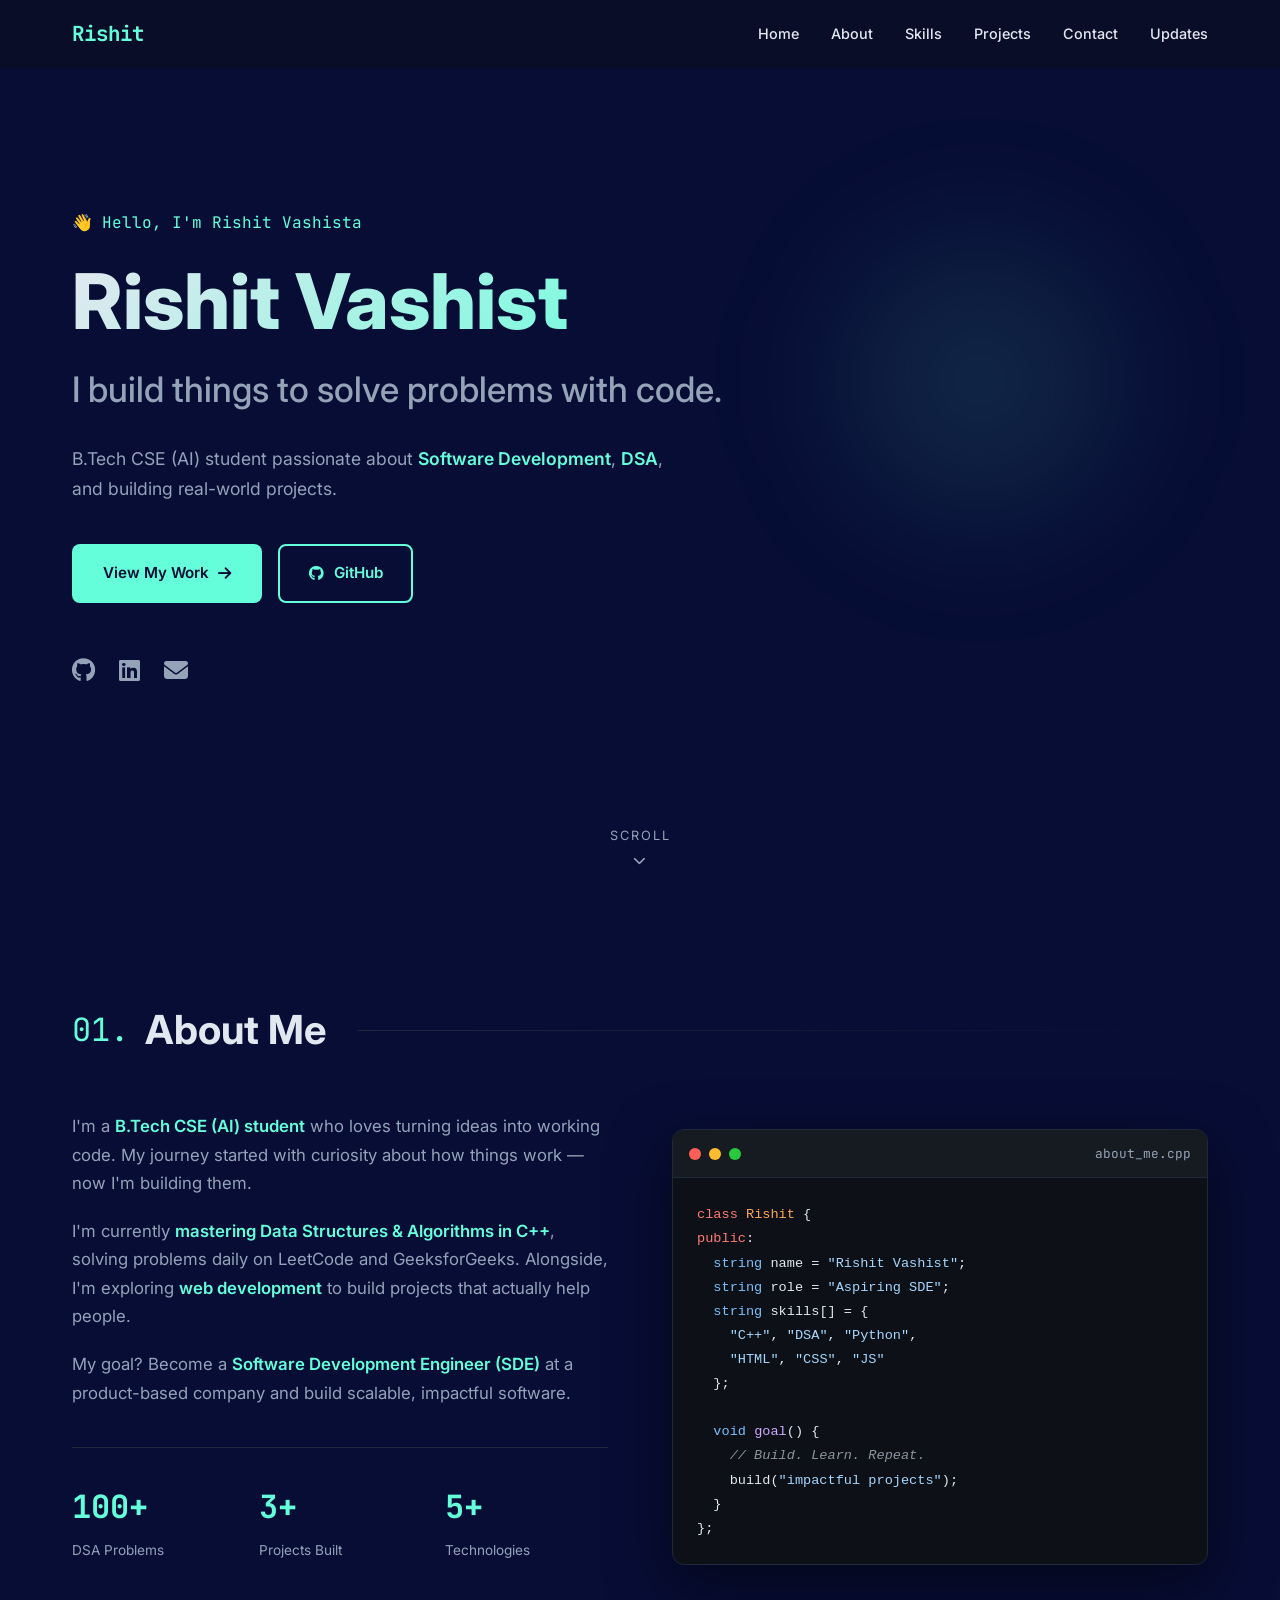
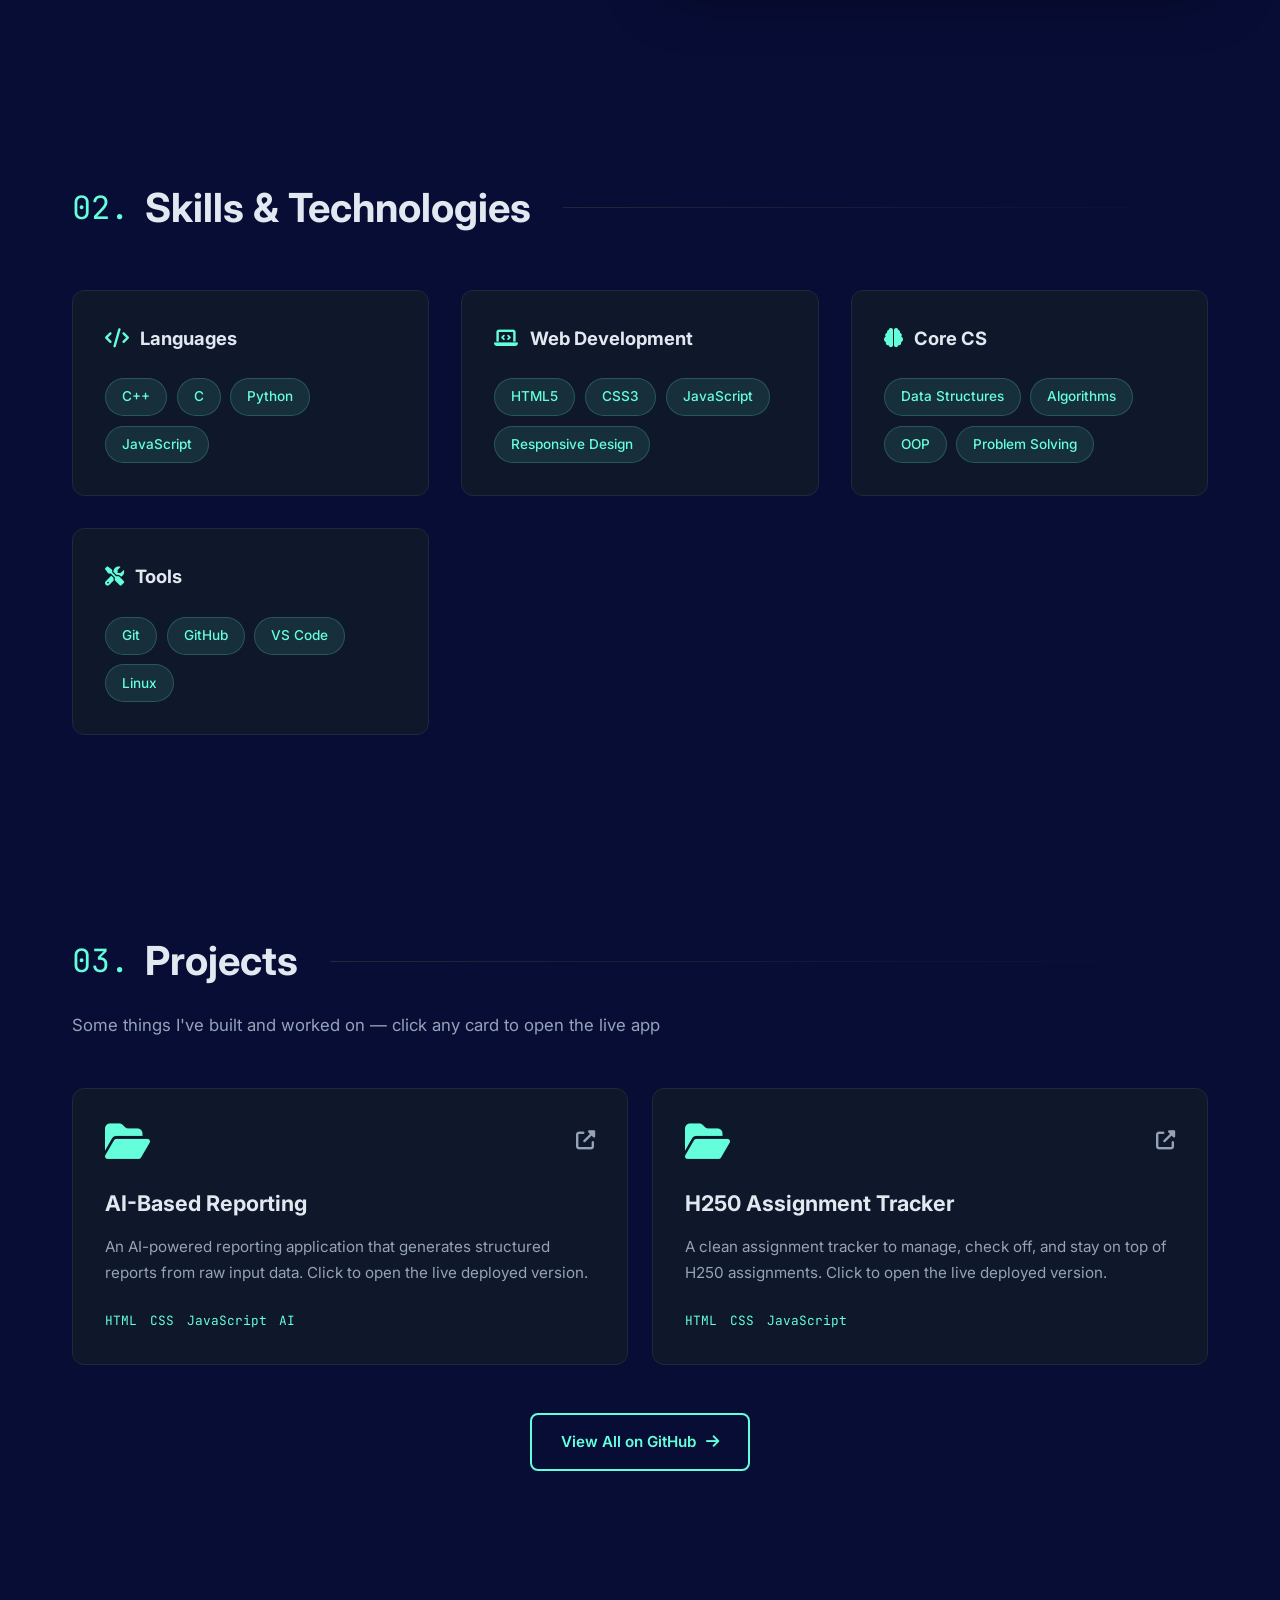
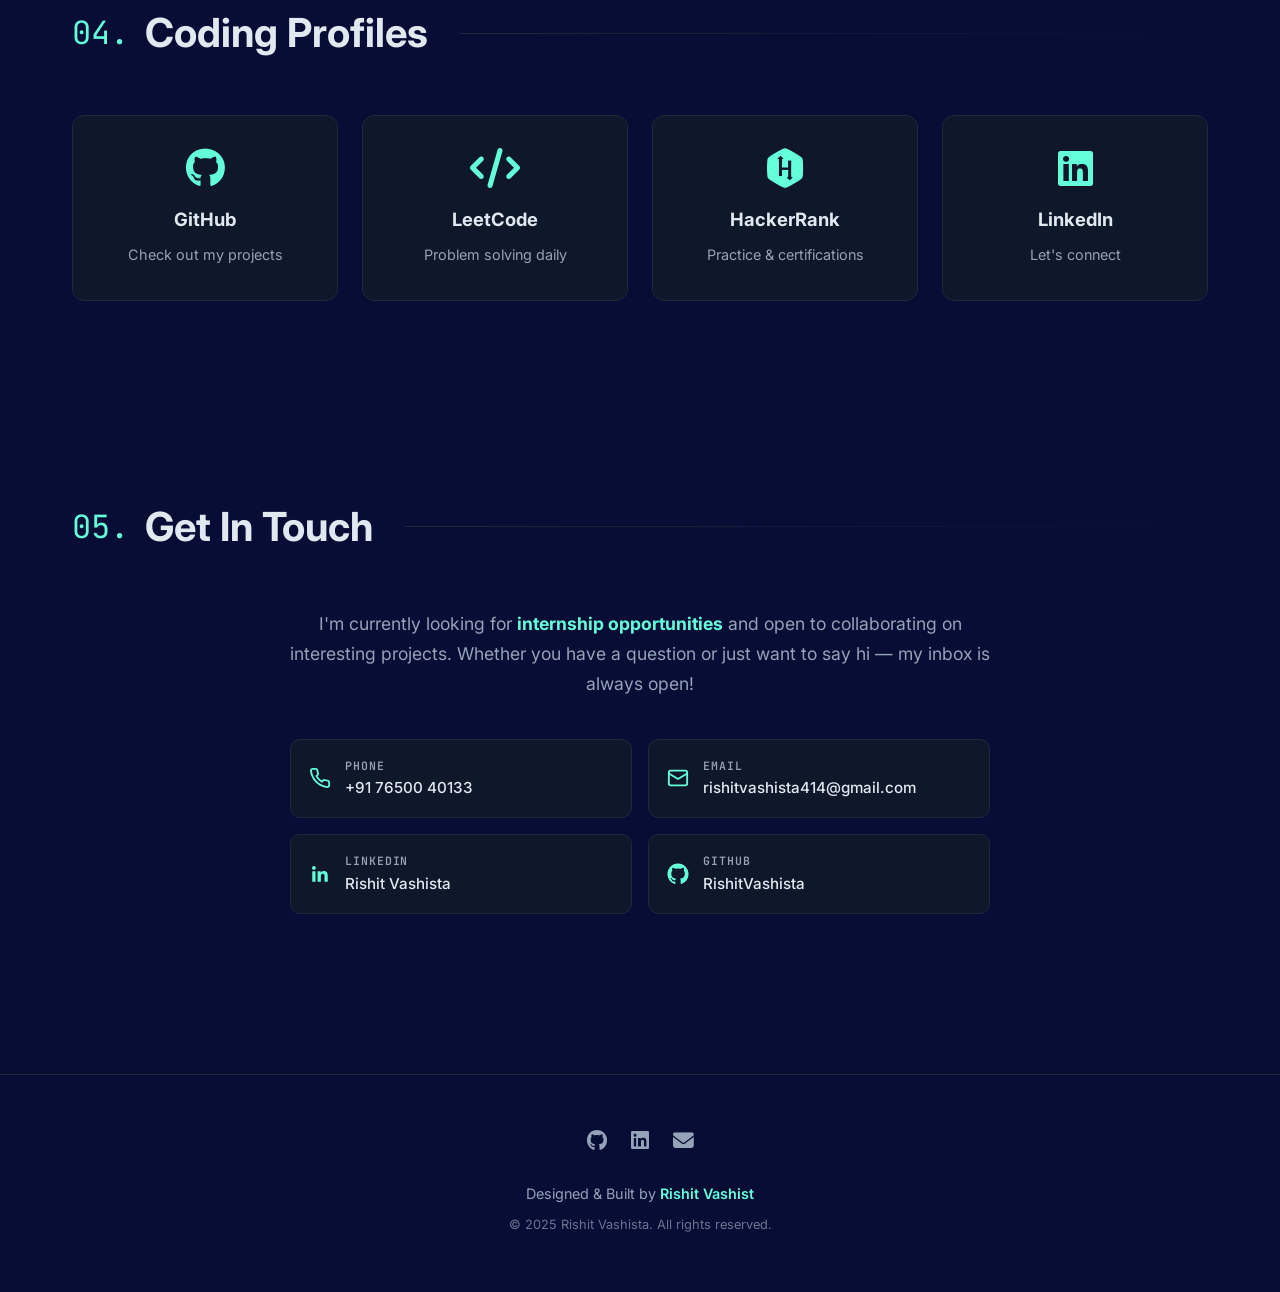
<file: index.html>
<!DOCTYPE html>
<html lang="en">
<head>
    <meta charset="UTF-8">
    <meta name="viewport" content="width=device-width, initial-scale=1.0">
    <title>Rishit Vashist | Software Developer</title>
    <link href="https://fonts.googleapis.com/css2?family=Inter:wght@400;500;600;700;800&family=JetBrains+Mono:wght@400;500;700&display=swap" rel="stylesheet">
    <link rel="stylesheet" href="https://cdnjs.cloudflare.com/ajax/libs/font-awesome/6.5.0/css/all.min.css">
    <style>
        /* ===== RESET & BASE ===== */
        * {
            margin: 0;
            padding: 0;
            box-sizing: border-box;
        }

        :root {
            --bg-primary: #070d35;
            --bg-secondary: #0f172a;
            --bg-card: #1e293b;
            --text-primary: #e2e8f0;
            --text-secondary: #94a3b8;
            --accent: #64ffda;
            --accent-dark: #4dd0b8;
            --border: #1e293b;
            --code-bg: #0d1117;
        }

        html { scroll-behavior: smooth; }

        body {
            font-family: 'Inter', -apple-system, sans-serif;
            background: var(--bg-primary);
            color: var(--text-primary);
            line-height: 1.7;
            overflow-x: hidden;
        }

        ::selection {
            background: var(--accent);
            color: var(--bg-primary);
        }

        ::-webkit-scrollbar { width: 10px; }
        ::-webkit-scrollbar-track { background: var(--bg-primary); }
        ::-webkit-scrollbar-thumb { background: var(--bg-card); border-radius: 5px; }
        ::-webkit-scrollbar-thumb:hover { background: var(--accent); }

        /* ===== NAVBAR ===== */
        .navbar {
            position: fixed;
            top: 0;
            width: 100%;
            background: rgba(10, 14, 39, 0.9);
            backdrop-filter: blur(10px);
            z-index: 1000;
            padding: 1rem 0;
            border-bottom: 1px solid transparent;
            transition: all 0.3s ease;
        }

        .navbar.scrolled {
            border-bottom-color: var(--border);
            box-shadow: 0 10px 30px rgba(0, 0, 0, 0.3);
        }

        .nav-container {
            max-width: 1200px;
            margin: 0 auto;
            padding: 0 2rem;
            display: flex;
            justify-content: space-between;
            align-items: center;
        }

        .logo {
            font-family: 'JetBrains Mono', monospace;
            font-size: 1.3rem;
            font-weight: 700;
            color: var(--accent);
            text-decoration: none;
            transition: 0.3s;
        }

        .logo:hover { text-shadow: 0 0 20px var(--accent); }

        .nav-links {
            display: flex;
            gap: 2rem;
            list-style: none;
            align-items: center;
        }

        .nav-links a {
            color: var(--text-primary);
            text-decoration: none;
            font-size: 0.9rem;
            font-weight: 500;
            position: relative;
            transition: 0.3s;
        }

        .nav-links a::after {
            content: '';
            position: absolute;
            bottom: -5px;
            left: 0;
            width: 0;
            height: 2px;
            background: var(--accent);
            transition: width 0.3s;
        }

        .nav-links a:hover { color: var(--accent); }
        .nav-links a:hover::after { width: 100%; }

        .hamburger {
            display: none;
            flex-direction: column;
            gap: 5px;
            cursor: pointer;
        }

        .hamburger span {
            width: 25px;
            height: 2px;
            background: var(--accent);
            transition: 0.3s;
        }

        /* ===== HERO ===== */
        .hero {
            min-height: 100vh;
            display: flex;
            flex-direction: column;
            justify-content: center;
            align-items: flex-start;
            padding: 0 2rem;
            max-width: 1200px;
            margin: 0 auto;
            position: relative;
        }

        .hero::before {
            content: '';
            position: absolute;
            top: 20%;
            right: 5%;
            width: 400px;
            height: 400px;
            background: radial-gradient(circle, rgba(100, 255, 218, 0.15), transparent 70%);
            border-radius: 50%;
            filter: blur(60px);
            z-index: -1;
            animation: float 8s ease-in-out infinite;
        }

        @keyframes float {
            0%, 100% { transform: translateY(0) scale(1); }
            50% { transform: translateY(-30px) scale(1.05); }
        }

        .greeting {
            color: var(--accent);
            font-family: 'JetBrains Mono', monospace;
            font-size: 1rem;
            margin-bottom: 1.5rem;
            animation: fadeUp 0.6s ease-out;
        }

        .hero-title {
            font-size: clamp(2.5rem, 6vw, 5rem);
            font-weight: 800;
            line-height: 1.1;
            margin-bottom: 1rem;
            background: linear-gradient(135deg, #e2e8f0 0%, #64ffda 100%);
            -webkit-background-clip: text;
            -webkit-text-fill-color: transparent;
            background-clip: text;
            animation: fadeUp 0.6s ease-out 0.1s both;
        }

        .hero-subtitle {
            font-size: clamp(1.3rem, 3vw, 2.2rem);
            color: var(--text-secondary);
            font-weight: 500;
            margin-bottom: 1.5rem;
            animation: fadeUp 0.6s ease-out 0.2s both;
        }

        .hero-desc {
            max-width: 600px;
            color: var(--text-secondary);
            font-size: 1.1rem;
            margin-bottom: 2.5rem;
            animation: fadeUp 0.6s ease-out 0.3s both;
        }

        .highlight { color: var(--accent); font-weight: 600; }

        .hero-buttons {
            display: flex;
            gap: 1rem;
            flex-wrap: wrap;
            margin-bottom: 3rem;
            animation: fadeUp 0.6s ease-out 0.4s both;
        }

        .btn {
            display: inline-flex;
            align-items: center;
            gap: 0.6rem;
            padding: 0.9rem 1.8rem;
            border-radius: 8px;
            font-weight: 600;
            font-size: 0.95rem;
            text-decoration: none;
            transition: all 0.3s ease;
            cursor: pointer;
            border: 2px solid transparent;
            font-family: inherit;
        }

        .btn-primary {
            background: var(--accent);
            color: var(--bg-primary);
        }

        .btn-primary:hover {
            background: transparent;
            color: var(--accent);
            border-color: var(--accent);
            transform: translateY(-3px);
            box-shadow: 0 10px 30px rgba(100, 255, 218, 0.3);
        }

        .btn-outline {
            background: transparent;
            color: var(--accent);
            border: 2px solid var(--accent);
        }

        .btn-outline:hover {
            background: var(--accent);
            color: var(--bg-primary);
            transform: translateY(-3px);
            box-shadow: 0 10px 30px rgba(100, 255, 218, 0.3);
        }

        .big-btn { padding: 1.1rem 2.5rem; font-size: 1.05rem; }

        .social-links {
            display: flex;
            gap: 1.5rem;
            animation: fadeUp 0.6s ease-out 0.5s both;
        }

        .social-links a {
            color: var(--text-secondary);
            font-size: 1.5rem;
            transition: all 0.3s;
        }

        .social-links a:hover {
            color: var(--accent);
            transform: translateY(-5px);
        }

        .scroll-indicator {
            position: absolute;
            bottom: 2rem;
            left: 50%;
            transform: translateX(-50%);
            display: flex;
            flex-direction: column;
            align-items: center;
            gap: 0.5rem;
            color: var(--text-secondary);
            font-size: 0.8rem;
            letter-spacing: 2px;
            text-transform: uppercase;
            animation: bounce 2s infinite;
        }

        @keyframes bounce {
            0%, 100% { transform: translateX(-50%) translateY(0); }
            50% { transform: translateX(-50%) translateY(10px); }
        }

        @keyframes fadeUp {
            from { opacity: 0; transform: translateY(30px); }
            to { opacity: 1; transform: translateY(0); }
        }

        /* ===== SECTIONS ===== */
        .section {
            padding: 6rem 2rem;
            max-width: 1200px;
            margin: 0 auto;
        }

        .section-title {
            font-size: clamp(1.8rem, 4vw, 2.5rem);
            font-weight: 700;
            margin-bottom: 3rem;
            display: flex;
            align-items: center;
            gap: 1rem;
        }

        .section-title .num {
            color: var(--accent);
            font-family: 'JetBrains Mono', monospace;
            font-size: 0.8em;
            font-weight: 400;
        }

        .section-title::after {
            content: '';
            flex: 1;
            height: 1px;
            background: linear-gradient(to right, var(--border), transparent);
            margin-left: 1rem;
        }

        .section-subtitle {
            color: var(--text-secondary);
            margin-bottom: 3rem;
            margin-top: -2rem;
            font-size: 1.05rem;
        }

        /* ===== ABOUT ===== */
        .about-grid {
            display: grid;
            grid-template-columns: 1fr 1fr;
            gap: 4rem;
            align-items: center;
        }

        .about-text p {
            color: var(--text-secondary);
            margin-bottom: 1.2rem;
            font-size: 1.05rem;
        }

        .about-text strong { color: var(--accent); font-weight: 600; }

        .about-stats {
            display: grid;
            grid-template-columns: repeat(3, 1fr);
            gap: 1.5rem;
            margin-top: 2.5rem;
            padding-top: 2rem;
            border-top: 1px solid var(--border);
        }

        .stat h3 {
            font-size: 2rem;
            color: var(--accent);
            font-weight: 700;
            font-family: 'JetBrains Mono', monospace;
        }

        .stat p {
            font-size: 0.85rem;
            color: var(--text-secondary);
            margin-top: 0.3rem;
        }

        /* Code Block */
        .image-wrapper { perspective: 1000px; }

        .code-block {
            background: var(--code-bg);
            border-radius: 12px;
            overflow: hidden;
            box-shadow: 0 20px 60px rgba(0, 0, 0, 0.5);
            border: 1px solid var(--border);
            transition: transform 0.4s ease;
        }

        .code-block:hover { transform: rotateY(-3deg) rotateX(3deg); }

        .code-header {
            background: #161b22;
            padding: 0.8rem 1rem;
            display: flex;
            align-items: center;
            gap: 0.5rem;
            border-bottom: 1px solid var(--border);
        }

        .dot {
            width: 12px;
            height: 12px;
            border-radius: 50%;
        }

        .dot.red { background: #ff5f56; }
        .dot.yellow { background: #ffbd2e; }
        .dot.green { background: #27c93f; }

        .code-title {
            margin-left: auto;
            font-family: 'JetBrains Mono', monospace;
            font-size: 0.8rem;
            color: var(--text-secondary);
        }

        .code-block pre {
            padding: 1.5rem;
            overflow-x: auto;
            font-family: 'JetBrains Mono', monospace;
            font-size: 0.85rem;
            line-height: 1.7;
        }

        .kw { color: #ff7b72; }
        .cls { color: #ffa657; }
        .type { color: #79c0ff; }
        .str { color: #a5d6ff; }
        .fn { color: #d2a8ff; }
        .cmt { color: #8b949e; font-style: italic; }

        /* ===== SKILLS ===== */
        .skills-container {
            display: grid;
            grid-template-columns: repeat(auto-fit, minmax(280px, 1fr));
            gap: 2rem;
        }

        .skill-category {
            background: var(--bg-secondary);
            padding: 2rem;
            border-radius: 12px;
            border: 1px solid var(--border);
            transition: all 0.3s ease;
        }

        .skill-category:hover {
            transform: translateY(-5px);
            border-color: var(--accent);
            box-shadow: 0 20px 40px rgba(100, 255, 218, 0.1);
        }

        .skill-category h3 {
            font-size: 1.15rem;
            margin-bottom: 1.5rem;
            display: flex;
            align-items: center;
            gap: 0.7rem;
            color: var(--text-primary);
        }

        .skill-category h3 i {
            color: var(--accent);
            font-size: 1.2rem;
        }

        .skill-tags {
            display: flex;
            flex-wrap: wrap;
            gap: 0.6rem;
        }

        .tag {
            background: rgba(100, 255, 218, 0.1);
            color: var(--accent);
            padding: 0.4rem 1rem;
            border-radius: 20px;
            font-size: 0.85rem;
            font-weight: 500;
            border: 1px solid rgba(100, 255, 218, 0.2);
            transition: 0.3s;
        }

        .tag:hover {
            background: var(--accent);
            color: var(--bg-primary);
            transform: translateY(-2px);
        }

        /* ===== PROJECTS ===== */
        .projects-grid {
            display: grid;
            grid-template-columns: repeat(auto-fit, minmax(320px, 1fr));
            gap: 1.5rem;
        }

        .project-card {
            background: var(--bg-secondary);
            padding: 2rem;
            border-radius: 12px;
            border: 1px solid var(--border);
            transition: all 0.4s ease;
            display: flex;
            flex-direction: column;
            position: relative;
            overflow: hidden;
            text-decoration: none;
            color: inherit;
        }

        .project-card::before {
            content: '';
            position: absolute;
            top: 0;
            left: 0;
            width: 100%;
            height: 3px;
            background: linear-gradient(90deg, var(--accent), transparent);
            transform: scaleX(0);
            transform-origin: left;
            transition: transform 0.4s ease;
        }

        .project-card:hover::before { transform: scaleX(1); }

        .project-card:hover {
            transform: translateY(-8px);
            border-color: var(--accent);
            box-shadow: 0 25px 50px rgba(0, 0, 0, 0.4);
        }

        .project-header {
            display: flex;
            justify-content: space-between;
            align-items: center;
            margin-bottom: 1.5rem;
        }

        .folder-icon {
            font-size: 2.5rem;
            color: var(--accent);
        }

        .project-links {
            display: flex;
            gap: 1rem;
        }

        .project-links span {
            color: var(--text-secondary);
            font-size: 1.2rem;
            transition: 0.3s;
        }

        .project-card:hover .project-links span {
            color: var(--accent);
            transform: translateY(-3px);
        }

        .project-title {
            font-size: 1.35rem;
            margin-bottom: 0.8rem;
            color: var(--text-primary);
        }

        .project-desc {
            color: var(--text-secondary);
            font-size: 0.95rem;
            flex-grow: 1;
            margin-bottom: 1.5rem;
        }

        .project-tech {
            display: flex;
            flex-wrap: wrap;
            gap: 0.8rem;
            font-family: 'JetBrains Mono', monospace;
            font-size: 0.8rem;
            color: var(--accent);
        }

        .view-more {
            text-align: center;
            margin-top: 3rem;
        }

        /* ===== CODING PROFILES ===== */
        .coding-section { padding-top: 2rem; }

        .profiles-grid {
            display: grid;
            grid-template-columns: repeat(auto-fit, minmax(200px, 1fr));
            gap: 1.5rem;
        }

        .profile-card {
            background: var(--bg-secondary);
            padding: 2rem;
            border-radius: 12px;
            border: 1px solid var(--border);
            text-align: center;
            text-decoration: none;
            color: var(--text-primary);
            transition: all 0.3s ease;
        }

        .profile-card:hover {
            transform: translateY(-8px);
            border-color: var(--accent);
            box-shadow: 0 20px 40px rgba(100, 255, 218, 0.15);
        }

        .profile-card i {
            font-size: 2.5rem;
            color: var(--accent);
            margin-bottom: 1rem;
            display: block;
        }

        .profile-card h3 {
            margin-bottom: 0.5rem;
            font-size: 1.15rem;
        }

        .profile-card p {
            color: var(--text-secondary);
            font-size: 0.9rem;
        }

        /* ===== CONTACT ===== */
        .contact-content {
            text-align: center;
            max-width: 700px;
            margin: 0 auto;
        }

        .contact-text {
            color: var(--text-secondary);
            font-size: 1.1rem;
            margin-bottom: 2.5rem;
        }

        .contact-text strong { color: var(--accent); }

        .contact-grid {
            display: grid;
            grid-template-columns: repeat(auto-fit, minmax(240px, 1fr));
            gap: 1rem;
            margin-top: 1rem;
            text-align: left;
        }

        .contact-card {
            display: flex;
            align-items: center;
            gap: 0.9rem;
            padding: 1rem 1.1rem;
            border: 1px solid var(--border);
            border-radius: 10px;
            text-decoration: none;
            color: inherit;
            background: var(--bg-secondary);
            transition: all 0.3s ease;
        }

        .contact-card:hover {
            border-color: var(--accent);
            transform: translateY(-3px);
            box-shadow: 0 10px 25px rgba(100, 255, 218, 0.1);
        }

        .contact-card svg {
            width: 22px;
            height: 22px;
            flex-shrink: 0;
            color: var(--accent);
        }

        .contact-card .info {
            display: flex;
            flex-direction: column;
            min-width: 0;
        }

        .contact-card .label {
            font-size: 0.72rem;
            text-transform: uppercase;
            letter-spacing: 0.08em;
            color: var(--text-secondary);
            font-weight: 600;
            font-family: 'JetBrains Mono', monospace;
        }

        .contact-card .value {
            font-size: 0.95rem;
            font-weight: 500;
            color: var(--text-primary);
            white-space: nowrap;
            overflow: hidden;
            text-overflow: ellipsis;
        }

        /* ===== FOOTER ===== */
        .footer {
            padding: 3rem 2rem;
            text-align: center;
            border-top: 1px solid var(--border);
            margin-top: 4rem;
        }

        .footer-social {
            display: flex;
            justify-content: center;
            gap: 1.5rem;
            margin-bottom: 1.5rem;
        }

        .footer-social a {
            color: var(--text-secondary);
            font-size: 1.3rem;
            transition: 0.3s;
        }

        .footer-social a:hover {
            color: var(--accent);
            transform: translateY(-3px);
        }

        .footer p {
            color: var(--text-secondary);
            font-size: 0.9rem;
            margin-bottom: 0.5rem;
        }

        .footer .copyright {
            font-size: 0.8rem;
            opacity: 0.7;
        }

        /* ===== RESPONSIVE ===== */
        @media (max-width: 900px) {
            .about-grid { grid-template-columns: 1fr; gap: 2rem; }
            .code-block pre { font-size: 0.75rem; }
        }

        @media (max-width: 768px) {
            .nav-links {
                position: fixed;
                top: 0;
                right: -100%;
                height: 100vh;
                width: 70%;
                background: var(--bg-secondary);
                flex-direction: column;
                justify-content: center;
                align-items: center;
                transition: right 0.4s ease;
                box-shadow: -10px 0 30px rgba(0, 0, 0, 0.5);
            }

            .nav-links.active { right: 0; }

            .hamburger { display: flex; z-index: 1001; }

            .hamburger.active span:nth-child(1) { transform: rotate(45deg) translate(5px, 5px); }
            .hamburger.active span:nth-child(2) { opacity: 0; }
            .hamburger.active span:nth-child(3) { transform: rotate(-45deg) translate(7px, -6px); }

            .hero { padding: 0 1.5rem; }
            .section { padding: 4rem 1.5rem; }

            .about-stats { grid-template-columns: 1fr; gap: 1rem; }
        }

        @media (max-width: 480px) {
            .hero-buttons { flex-direction: column; width: 100%; }
            .btn { justify-content: center; width: 100%; }
            .projects-grid { grid-template-columns: 1fr; }
        }
    </style>
</head>
<body>

    <!-- Navbar -->
    <nav class="navbar">
        <div class="nav-container">
            <a href="#home" class="logo">Rishit</a>
            <ul class="nav-links">
                <li><a href="#home">Home</a></li>
                <li><a href="#about">About</a></li>
                <li><a href="#skills">Skills</a></li>
                <li><a href="#projects">Projects</a></li>
                <li><a href="#contact">Contact</a></li>
                <li><a href="updates-old.html">Updates</a></li>
            </ul>
            <div class="hamburger">
                <span></span><span></span><span></span>
            </div>
        </div>
    </nav>

    <!-- Hero Section -->
    <section id="home" class="hero">
        <div class="hero-content">
            <p class="greeting">👋 Hello, I'm Rishit Vashista</p>
            <h1 class="hero-title">Rishit Vashist</h1>
            <h2 class="hero-subtitle">I build things to solve problems with code.</h2>
            <p class="hero-desc">
                B.Tech CSE (AI) student passionate about <span class="highlight">Software Development</span>,
                <span class="highlight">DSA</span>, and building real-world projects.
            </p>
            <div class="hero-buttons">
                <a href="#projects" class="btn btn-primary">View My Work <i class="fas fa-arrow-right"></i></a>
                <a href="https://github.com/RishitVashista" target="_blank" rel="noopener" class="btn btn-outline">
                    <i class="fab fa-github"></i> GitHub
                </a>
            </div>
            <div class="social-links">
                <a href="https://github.com/RishitVashista" target="_blank" rel="noopener" title="GitHub"><i class="fab fa-github"></i></a>
                <a href="https://www.linkedin.com/in/rishit-vashist-704410383" target="_blank" rel="noopener" title="LinkedIn"><i class="fab fa-linkedin"></i></a>
                <a href="mailto:rishitvashist414@gmail.com" title="Email"><i class="fas fa-envelope"></i></a>
            </div>
        </div>
        <div class="scroll-indicator">
            <span>Scroll</span>
            <i class="fas fa-chevron-down"></i>
        </div>
    </section>

    <!-- About Section -->
    <section id="about" class="section">
        <div class="container">
            <h2 class="section-title"><span class="num">01.</span> About Me</h2>
            <div class="about-grid">
                <div class="about-text">
                    <p>
                        I'm a <strong>B.Tech CSE (AI) student</strong> who loves turning ideas into working code.
                        My journey started with curiosity about how things work — now I'm building them.
                    </p>
                    <p>
                        I'm currently <strong>mastering Data Structures & Algorithms in C++</strong>,
                        solving problems daily on LeetCode and GeeksforGeeks. Alongside, I'm exploring
                        <strong>web development</strong> to build projects that actually help people.
                    </p>
                    <p>
                        My goal? Become a <strong>Software Development Engineer (SDE)</strong> at a product-based company
                        and build scalable, impactful software.
                    </p>
                    <div class="about-stats">
                        <div class="stat">
                            <h3>100+</h3>
                            <p>DSA Problems</p>
                        </div>
                        <div class="stat">
                            <h3>3+</h3>
                            <p>Projects Built</p>
                        </div>
                        <div class="stat">
                            <h3>5+</h3>
                            <p>Technologies</p>
                        </div>
                    </div>
                </div>
                <div class="about-image">
                    <div class="image-wrapper">
                        <div class="code-block">
                            <div class="code-header">
                                <span class="dot red"></span>
                                <span class="dot yellow"></span>
                                <span class="dot green"></span>
                                <span class="code-title">about_me.cpp</span>
                            </div>
                            <pre><code><span class="kw">class</span> <span class="cls">Rishit</span> {
<span class="kw">public</span>:
  <span class="type">string</span> name = <span class="str">"Rishit Vashist"</span>;
  <span class="type">string</span> role = <span class="str">"Aspiring SDE"</span>;
  <span class="type">string</span> skills[] = {
    <span class="str">"C++"</span>, <span class="str">"DSA"</span>, <span class="str">"Python"</span>,
    <span class="str">"HTML"</span>, <span class="str">"CSS"</span>, <span class="str">"JS"</span>
  };

  <span class="type">void</span> <span class="fn">goal</span>() {
    <span class="cmt">// Build. Learn. Repeat.</span>
    build(<span class="str">"impactful projects"</span>);
  }
};</code></pre>
                        </div>
                    </div>
                </div>
            </div>
        </div>
    </section>

    <!-- Skills Section -->
    <section id="skills" class="section">
        <div class="container">
            <h2 class="section-title"><span class="num">02.</span> Skills & Technologies</h2>
            <div class="skills-container">
                <div class="skill-category">
                    <h3><i class="fas fa-code"></i> Languages</h3>
                    <div class="skill-tags">
                        <span class="tag">C++</span>
                        <span class="tag">C</span>
                        <span class="tag">Python</span>
                        <span class="tag">JavaScript</span>
                    </div>
                </div>
                <div class="skill-category">
                    <h3><i class="fas fa-laptop-code"></i> Web Development</h3>
                    <div class="skill-tags">
                        <span class="tag">HTML5</span>
                        <span class="tag">CSS3</span>
                        <span class="tag">JavaScript</span>
                        <span class="tag">Responsive Design</span>
                    </div>
                </div>
                <div class="skill-category">
                    <h3><i class="fas fa-brain"></i> Core CS</h3>
                    <div class="skill-tags">
                        <span class="tag">Data Structures</span>
                        <span class="tag">Algorithms</span>
                        <span class="tag">OOP</span>
                        <span class="tag">Problem Solving</span>
                    </div>
                </div>
                <div class="skill-category">
                    <h3><i class="fas fa-tools"></i> Tools</h3>
                    <div class="skill-tags">
                        <span class="tag">Git</span>
                        <span class="tag">GitHub</span>
                        <span class="tag">VS Code</span>
                        <span class="tag">Linux</span>
                    </div>
                </div>
            </div>
        </div>
    </section>

    <!-- Projects Section -->
    <section id="projects" class="section">
        <div class="container">
            <h2 class="section-title"><span class="num">03.</span> Projects</h2>
            <p class="section-subtitle">Some things I've built and worked on — click any card to open the live app</p>

            <div class="projects-grid">

                <!-- Project 1 — AI-Based Reporting -->
                <a href="https://rishitvashista.github.io/AI-BASED-REPORTING/"
                   target="_blank" rel="noopener"
                   class="project-card">
                    <div class="project-header">
                        <i class="fas fa-folder-open folder-icon"></i>
                        <div class="project-links">
                            <span title="Open live demo"><i class="fas fa-external-link-alt"></i></span>
                        </div>
                    </div>
                    <h3 class="project-title">AI-Based Reporting</h3>
                    <p class="project-desc">
                        An AI-powered reporting application that generates structured reports from raw input data.
                        Click to open the live deployed version.
                    </p>
                    <div class="project-tech">
                        <span>HTML</span>
                        <span>CSS</span>
                        <span>JavaScript</span>
                        <span>AI</span>
                    </div>
                </a>

                <!-- Project 2 — H250 Assignment Tracker -->
                <a href="https://rishitvashista.github.io/H250assinment-tracker/"
                   target="_blank" rel="noopener"
                   class="project-card">
                    <div class="project-header">
                        <i class="fas fa-folder-open folder-icon"></i>
                        <div class="project-links">
                            <span title="Open live demo"><i class="fas fa-external-link-alt"></i></span>
                        </div>
                    </div>
                    <h3 class="project-title">H250 Assignment Tracker</h3>
                    <p class="project-desc">
                        A clean assignment tracker to manage, check off, and stay on top of H250 assignments.
                        Click to open the live deployed version.
                    </p>
                    <div class="project-tech">
                        <span>HTML</span>
                        <span>CSS</span>
                        <span>JavaScript</span>
                    </div>
                </a>

            </div>

            <div class="view-more">
                <a href="https://github.com/RishitVashista?tab=repositories"
                   target="_blank" rel="noopener"
                   class="btn btn-outline">
                    View All on GitHub <i class="fas fa-arrow-right"></i>
                </a>
            </div>
        </div>
    </section>

    <!-- Coding Profiles Section -->
     <!-- Coding Profiles Section -->
<section class="section coding-section">
    <div class="container">
        <h2 class="section-title"><span class="num">04.</span> Coding Profiles</h2>
        <div class="profiles-grid">
            <a href="https://github.com/RishitVashista" target="_blank" rel="noopener" class="profile-card">
                <i class="fab fa-github"></i>
                <h3>GitHub</h3>
                <p>Check out my projects</p>
            </a>
            <a href="https://leetcode.com/" target="_blank" rel="noopener" class="profile-card">
                <i class="fas fa-code"></i>
                <h3>LeetCode</h3>
                <p>Problem solving daily</p>
            </a>
            <a href="https://www.hackerrank.com/profile/rishitvashist414" target="_blank" rel="noopener" class="profile-card">
                <i class="fab fa-hackerrank"></i>
                <h3>HackerRank</h3>
                <p>Practice &amp; certifications</p>
            </a>
            <a href="https://www.linkedin.com/in/rishit-vashist-704410383" target="_blank" rel="noopener" class="profile-card">
                <i class="fab fa-linkedin"></i>
                <h3>LinkedIn</h3>
                <p>Let's connect</p>
            </a>
        </div>
    </div>
</section>
    <!-- Contact Section -->
    <section id="contact" class="section">
        <div class="container">
            <h2 class="section-title"><span class="num">05.</span> Get In Touch</h2>
            <div class="contact-content">
                <p class="contact-text">
                    I'm currently looking for <strong>internship opportunities</strong> and open to
                    collaborating on interesting projects. Whether you have a question or just want
                    to say hi — my inbox is always open!
                </p>

                <div class="contact-grid">

                    <!-- Phone -->
                    <a class="contact-card" href="tel:+917650040133">
                        <svg viewBox="0 0 24 24" fill="none" stroke="currentColor" stroke-width="2" stroke-linecap="round" stroke-linejoin="round">
                            <path d="M22 16.92v3a2 2 0 0 1-2.18 2 19.79 19.79 0 0 1-8.63-3.07 19.5 19.5 0 0 1-6-6 19.79 19.79 0 0 1-3.07-8.67A2 2 0 0 1 4.11 2h3a2 2 0 0 1 2 1.72c.13.96.37 1.9.72 2.81a2 2 0 0 1-.45 2.11L8.09 9.91a16 16 0 0 0 6 6l1.27-1.27a2 2 0 0 1 2.11-.45c.91.35 1.85.59 2.81.72A2 2 0 0 1 22 16.92z"/>
                        </svg>
                        <span class="info">
                            <span class="label">Phone</span>
                            <span class="value">+91 76500 40133</span>
                        </span>
                    </a>

                    <!-- Email -->
                    <a class="contact-card" href="mailto:rishitvashista414@gmail.com">
                        <svg viewBox="0 0 24 24" fill="none" stroke="currentColor" stroke-width="2" stroke-linecap="round" stroke-linejoin="round">
                            <rect x="2" y="4" width="20" height="16" rx="2"/>
                            <path d="m22 7-10 6L2 7"/>
                        </svg>
                        <span class="info">
                            <span class="label">Email</span>
                            <span class="value">rishitvashista414@gmail.com</span>
                        </span>
                    </a>

                    <!-- LinkedIn -->
                    <a class="contact-card" href="https://linkedin.com/in/rishit-vashist-704410383" target="_blank" rel="noopener">
                        <svg viewBox="0 0 24 24" fill="currentColor">
                            <path d="M20.45 20.45h-3.55v-5.57c0-1.33-.02-3.04-1.85-3.04-1.85 0-2.13 1.45-2.13 2.94v5.67H9.36V9h3.41v1.56h.05c.48-.9 1.64-1.85 3.37-1.85 3.6 0 4.27 2.37 4.27 5.45v6.29zM5.34 7.43a2.06 2.06 0 1 1 0-4.12 2.06 2.06 0 0 1 0 4.12zM7.12 20.45H3.56V9h3.56v11.45z"/>
                        </svg>
                        <span class="info">
                            <span class="label">LinkedIn</span>
                            <span class="value">Rishit Vashista</span>
                        </span>
                    </a>

                    <!-- GitHub -->
                    <a class="contact-card" href="https://github.com/RishitVashista" target="_blank" rel="noopener">
                        <svg viewBox="0 0 24 24" fill="currentColor">
                            <path d="M12 .5C5.65.5.5 5.65.5 12c0 5.08 3.29 9.39 7.86 10.91.58.11.79-.25.79-.56v-2.17c-3.2.7-3.87-1.37-3.87-1.37-.52-1.33-1.28-1.69-1.28-1.69-1.05-.71.08-.7.08-.7 1.16.08 1.77 1.19 1.77 1.19 1.03 1.77 2.7 1.26 3.36.96.1-.75.4-1.26.73-1.55-2.56-.29-5.25-1.28-5.25-5.7 0-1.26.45-2.29 1.19-3.1-.12-.29-.52-1.46.11-3.05 0 0 .97-.31 3.18 1.18a11.1 11.1 0 0 1 5.79 0c2.21-1.49 3.18-1.18 3.18-1.18.63 1.59.23 2.76.11 3.05.74.81 1.19 1.84 1.19 3.1 0 4.43-2.7 5.4-5.27 5.69.41.35.78 1.05.78 2.12v3.14c0 .31.21.68.8.56A11.5 11.5 0 0 0 23.5 12C23.5 5.65 18.35.5 12 .5z"/>
                        </svg>
                        <span class="info">
                            <span class="label">GitHub</span>
                            <span class="value">RishitVashista</span>
                        </span>
                    </a>

                </div>
            </div>
        </div>
    </section>

    <!-- Footer -->
    <footer class="footer">
        <div class="footer-social">
            <a href="https://github.com/RishitVashista" target="_blank" rel="noopener" title="GitHub"><i class="fab fa-github"></i></a>
            <a href="https://www.linkedin.com/in/rishit-vashist-704410383" target="_blank" rel="noopener" title="LinkedIn"><i class="fab fa-linkedin"></i></a>
            <a href="mailto:rishitvashista414@gmail.com" title="Email"><i class="fas fa-envelope"></i></a>
        </div>
        <p>Designed & Built by <span class="highlight">Rishit Vashist</span></p>
        <p class="copyright">© 2025 Rishit Vashista. All rights reserved.</p>
    </footer>

    <script>
        // ===== Mobile Menu Toggle =====
        const hamburger = document.querySelector('.hamburger');
        const navLinks = document.querySelector('.nav-links');

        hamburger.addEventListener('click', () => {
            hamburger.classList.toggle('active');
            navLinks.classList.toggle('active');
        });

        // Close menu on link click
        document.querySelectorAll('.nav-links a').forEach(link => {
            link.addEventListener('click', () => {
                hamburger.classList.remove('active');
                navLinks.classList.remove('active');
            });
        });

        // ===== Navbar Scroll Effect =====
        window.addEventListener('scroll', () => {
            const navbar = document.querySelector('.navbar');
            if (window.scrollY > 50) {
                navbar.classList.add('scrolled');
            } else {
                navbar.classList.remove('scrolled');
            }
        });

        // ===== Smooth Scroll for Nav Links =====
        document.querySelectorAll('a[href^="#"]').forEach(anchor => {
            anchor.addEventListener('click', function(e) {
                e.preventDefault();
                const target = document.querySelector(this.getAttribute('href'));
                if (target) {
                    const offset = 80;
                    const targetPos = target.getBoundingClientRect().top + window.scrollY - offset;
                    window.scrollTo({ top: targetPos, behavior: 'smooth' });
                }
            });
        });

        // ===== Fade-in Animation on Scroll =====
        const observerOptions = {
            threshold: 0.1,
            rootMargin: '0px 0px -50px 0px'
        };

        const observer = new IntersectionObserver((entries) => {
            entries.forEach(entry => {
                if (entry.isIntersecting) {
                    entry.target.style.opacity = '1';
                    entry.target.style.transform = 'translateY(0)';
                }
            });
        }, observerOptions);

        document.querySelectorAll('.section, .project-card, .skill-category, .profile-card, .stat').forEach(el => {
            el.style.opacity = '0';
            el.style.transform = 'translateY(30px)';
            el.style.transition = 'opacity 0.6s ease, transform 0.6s ease';
            observer.observe(el);
        });

        console.log("Portfolio loaded ✅ — Built by Rishit Vashist");
    </script>
</body>
</html>
</file>
